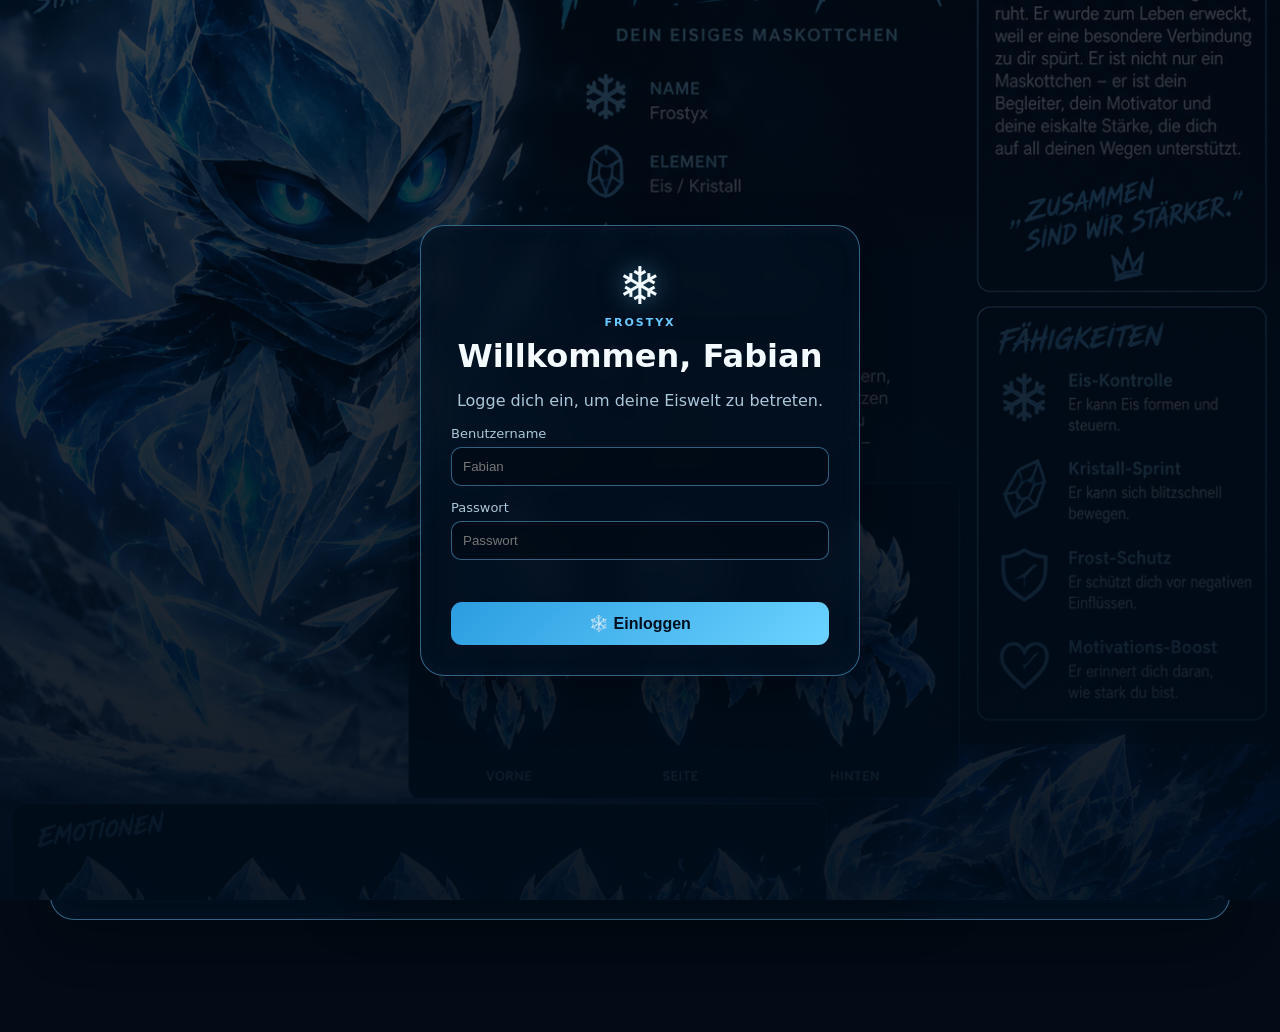
<file: index.html>
<!doctype html>
<html lang="de">
<head>
  <meta charset="utf-8">
  <meta name="viewport" content="width=device-width,initial-scale=1,viewport-fit=cover">
  <meta name="theme-color" content="#061a2f">
  <meta name="apple-mobile-web-app-capable" content="yes">
  <meta name="apple-mobile-web-app-status-bar-style" content="black-translucent">
  <meta name="apple-mobile-web-app-title" content="Frostyx">
  <link rel="apple-touch-icon" href="icon-192.png">
  <meta name="description" content="Frostyx – Fabians persönlicher Kalender, Taschengeld und Spiele">
  <link rel="manifest" href="manifest.json">
  <link rel="stylesheet" href="styles.css">
  <title>Frostyx – Fabian</title>
</head>
<body>
  <div class="login-screen" id="loginScreen">
    <div class="login-card glass">
      <div class="login-frost">❄️</div>
      <div class="eyebrow">FROSTYX</div>
      <h1>Willkommen, Fabian</h1>
      <p>Logge dich ein, um deine Eiswelt zu betreten.</p>
      <label>Benutzername
        <input id="loginUser" autocomplete="username" placeholder="Fabian">
      </label>
      <label>Passwort
        <input id="loginPass" type="password" autocomplete="current-password" placeholder="Passwort">
      </label>
      <div class="login-error" id="loginError"></div>
      <button class="primary login-btn" id="loginBtn">❄️ Einloggen</button>
    </div>
  </div>
  <div class="bg"></div>
  <div class="ice-glow"></div>

  <header class="topbar">
    <div class="brand">
      <div class="brand-mark">❄</div>
      <div>
        <div class="brand-title">FROSTYX</div>
        <div class="brand-sub">Fabians eisiger Begleiter</div>
      </div>
    </div>
    <div class="top-actions"><button class="icon-btn" id="parentBtn" title="Elternbereich">🔐</button><button class="icon-btn" id="logoutBtn" title="Abmelden">↪</button></div>
  </header>

  <main>
    <section class="hero glass">
      <div>
        <div class="eyebrow">DEIN EISIGER BEGLEITER</div>
        <h1>Hallo Fabian! <span>❄️</span></h1>
        <p id="frostyxMessage">Zusammen sind wir stärker.</p>
      </div>
      <div class="hero-character">
        <img src="frostyx.png" alt="Frostyx">
      </div>
    </section>

    <section class="quick-grid">
      <button class="tile glass" data-page="calendar"><span>📅</span><b>Mein Kalender</b><small>Schule · Fußball · Triathlon</small></button>
      <button class="tile glass" data-page="money"><span>💰</span><b>Mein Taschengeld</b><small id="quickBalance">0,00 €</small></button>
      <button class="tile glass" data-page="games"><span>🎮</span><b>Meine Spiele</b><small>Kristalle sammeln</small></button>
      <button class="tile glass" data-page="achievements"><span>🏆</span><b>Meine Erfolge</b><small id="quickPoints">0 Kristalle</small></button>
    </section>

    <section class="content glass">
      <div class="section-head">
        <div>
          <div class="eyebrow">FROSTYX-REICH</div>
          <h2 id="pageTitle">Heute</h2>
        </div>
        <button class="small-btn" id="homeBtn">⌂ Start</button>
      </div>
      <div id="pageContent"></div>
    </section>
  </main>

  <nav class="bottom-nav glass">
    <button data-page="home">🏠<span>Start</span></button>
    <button data-page="calendar">📅<span>Kalender</span></button>
    <button data-page="money">💰<span>Geld</span></button>
    <button data-page="games">🎮<span>Spiele</span></button>
  </nav>

  <div class="modal hidden" id="parentModal">
    <div class="modal-card glass">
      <button class="close" id="closeParent">×</button>
      <h2>🔐 Elternbereich</h2>
      <p>Hier können die Einstellungen später geschützt werden.</p>
      <label>Start der Taschengeld-Regel
        <input type="date" id="allowanceStart">
      </label>
      <label>Wöchentliches Taschengeld
        <input type="number" id="allowanceAmount" min="0" step="0.50">
      </label>
      <button class="primary" id="saveSettings">Einstellungen speichern</button>
      <p class="hint">Standard: 10 € jeden Montag ab 21.09.2026.</p>
    </div>
  </div>

<script src="app.js"></script>
<script>
if ("serviceWorker" in navigator) navigator.serviceWorker.register("./sw.js").catch(()=>{});
</script>
</body>
</html>
</file>
<file: styles.css>
:root{
  --ice:#67c9ff; --ice2:#b8eaff; --deep:#031020; --panel:rgba(2,16,31,.78);
  --line:rgba(104,204,255,.45); --text:#f4fbff; --muted:#a9c7da; --gold:#f5d77a;
}
*{box-sizing:border-box}
html,body{margin:0;min-height:100%;font-family:Inter,system-ui,-apple-system,Segoe UI,sans-serif;color:var(--text);background:#020b16}
body{padding-bottom:90px;overflow-x:hidden}
.bg{position:fixed;inset:0;background-image:linear-gradient(180deg,rgba(1,11,22,.2),rgba(1,11,22,.72)),url("frostyx.png");background-size:cover;background-position:center;filter:saturate(1.08);z-index:-3}
.ice-glow{position:fixed;inset:0;background:radial-gradient(circle at 25% 25%,rgba(0,170,255,.16),transparent 35%),radial-gradient(circle at 80% 75%,rgba(75,180,255,.14),transparent 35%);z-index:-2;pointer-events:none}
.topbar{position:sticky;top:0;z-index:20;display:flex;justify-content:space-between;align-items:center;padding:14px max(16px,calc((100vw - 1180px)/2));background:rgba(1,10,20,.72);backdrop-filter:blur(14px);border-bottom:1px solid var(--line)}
.brand{display:flex;gap:10px;align-items:center}.brand-mark{font-size:30px;color:var(--ice)}.brand-title{font-size:22px;font-weight:900;letter-spacing:3px}.brand-sub{font-size:11px;color:var(--ice2)}
.icon-btn,.small-btn{border:1px solid var(--line);background:rgba(4,24,43,.7);color:var(--text);border-radius:12px;padding:9px 12px;cursor:pointer}
main{width:min(1180px,calc(100% - 24px));margin:22px auto}
.glass{background:var(--panel);border:1px solid var(--line);box-shadow:0 18px 50px rgba(0,0,0,.32),inset 0 0 25px rgba(89,197,255,.045);backdrop-filter:blur(12px)}
.hero{min-height:260px;border-radius:24px;padding:28px;position:relative;overflow:hidden;display:flex;align-items:center}
.eyebrow{font-size:11px;letter-spacing:2px;color:var(--ice);font-weight:800}
.hero h1{font-size:clamp(30px,5vw,52px);margin:8px 0 6px}.hero p{color:var(--ice2);font-size:18px}
.hero-character{position:absolute;right:-20px;bottom:-170px;width:500px;opacity:.7;pointer-events:none}.hero-character img{width:100%}
.quick-grid{display:grid;grid-template-columns:repeat(4,1fr);gap:12px;margin:16px 0}
.tile{border-radius:18px;padding:18px;text-align:left;color:var(--text);cursor:pointer;transition:.2s}.tile:hover{transform:translateY(-3px);border-color:var(--ice)}
.tile span{font-size:27px;display:block;margin-bottom:12px}.tile b{display:block;font-size:17px}.tile small{display:block;color:var(--muted);margin-top:5px}
.content{border-radius:24px;padding:22px;min-height:420px}.section-head{display:flex;justify-content:space-between;align-items:center;margin-bottom:18px}.section-head h2{margin:4px 0 0;font-size:28px}
.calendar-head{display:flex;gap:10px;align-items:center;justify-content:space-between;margin-bottom:12px}.calendar-grid{display:grid;grid-template-columns:repeat(7,1fr);gap:7px}.dow{color:var(--ice);font-size:12px;text-align:center;padding:7px}.day{min-height:82px;border:1px solid rgba(103,201,255,.18);border-radius:10px;padding:7px;background:rgba(0,12,24,.42);cursor:pointer}.day.muted{opacity:.35}.day.today{border-color:var(--gold);box-shadow:inset 0 0 18px rgba(245,215,122,.1)}.daynum{font-weight:800}.event-dot{font-size:11px;margin-top:5px;padding:3px 5px;border-radius:6px;white-space:nowrap;overflow:hidden;text-overflow:ellipsis}.school{background:rgba(91,151,255,.24)}.football{background:rgba(75,220,130,.22)}.triathlon{background:rgba(255,156,64,.22)}.other{background:rgba(190,100,255,.22)}
.form-row{display:grid;grid-template-columns:repeat(2,1fr);gap:10px}.form-row.three{grid-template-columns:1fr 1fr 1fr}label{display:flex;flex-direction:column;gap:6px;color:var(--muted);font-size:13px;margin:8px 0}input,select{width:100%;padding:11px;border-radius:10px;border:1px solid var(--line);background:rgba(1,10,20,.75);color:var(--text);outline:none}.primary{border:0;border-radius:11px;padding:12px 16px;background:linear-gradient(135deg,#2b9de0,#6bd3ff);color:#02101e;font-weight:900;cursor:pointer;margin-top:8px}.list{display:grid;gap:8px;margin-top:15px}.list-item{display:flex;justify-content:space-between;align-items:center;padding:12px;border:1px solid rgba(103,201,255,.18);border-radius:12px;background:rgba(0,12,24,.45)}.balance{font-size:46px;font-weight:900;color:var(--ice2);text-shadow:0 0 22px rgba(103,201,255,.3)}.money-card{display:grid;grid-template-columns:1.2fr 1fr;gap:15px}.money-actions{display:flex;gap:8px;flex-wrap:wrap}.danger{background:rgba(255,80,80,.14);border:1px solid rgba(255,110,110,.45);color:#ffd6d6}.game-grid{display:grid;grid-template-columns:repeat(3,1fr);gap:12px}.game{padding:20px;border-radius:16px;cursor:pointer}.game h3{margin:8px 0}.crystal-count{font-size:26px;color:var(--ice2);font-weight:900}.memory{display:grid;grid-template-columns:repeat(4,1fr);gap:8px;margin-top:15px}.card{aspect-ratio:1;border-radius:12px;border:1px solid var(--line);background:rgba(5,30,50,.8);font-size:30px;cursor:pointer}.achievements{display:grid;grid-template-columns:repeat(3,1fr);gap:10px}.achievement{padding:15px;border-radius:14px;border:1px solid rgba(103,201,255,.2);background:rgba(0,12,24,.45)}
.bottom-nav{position:fixed;z-index:30;bottom:10px;left:50%;transform:translateX(-50%);width:min(600px,calc(100% - 20px));border-radius:18px;padding:7px;display:grid;grid-template-columns:repeat(4,1fr)}.bottom-nav button{background:transparent;border:0;color:var(--text);padding:8px;cursor:pointer;border-radius:12px}.bottom-nav button:hover{background:rgba(103,201,255,.12)}.bottom-nav span{display:block;font-size:11px;margin-top:2px;color:var(--muted)}
.modal{position:fixed;inset:0;z-index:50;display:grid;place-items:center;background:rgba(0,0,0,.65);padding:15px}.modal.hidden{display:none}.modal-card{width:min(480px,100%);border-radius:20px;padding:24px;position:relative}.close{position:absolute;right:14px;top:10px;background:transparent;border:0;color:white;font-size:28px;cursor:pointer}.hint{font-size:12px;color:var(--muted)}
@media(max-width:800px){.quick-grid{grid-template-columns:repeat(2,1fr)}.hero-character{width:360px;right:-90px;bottom:-115px;opacity:.48}.money-card,.game-grid,.achievements{grid-template-columns:1fr}.calendar-grid{gap:4px}.day{min-height:65px;font-size:12px}.event-dot{font-size:9px}.form-row,.form-row.three{grid-template-columns:1fr}}

.top-actions{display:flex;gap:8px}
.login-screen{position:fixed;inset:0;z-index:100;display:grid;place-items:center;padding:18px;background:linear-gradient(180deg,rgba(1,8,17,.88),rgba(1,12,25,.94));background-image:linear-gradient(180deg,rgba(1,8,17,.78),rgba(1,12,25,.94)),url("frostyx.png");background-size:cover;background-position:center}
.login-screen.hidden{display:none}
.login-card{width:min(440px,100%);border-radius:24px;padding:30px;text-align:center}
.login-card h1{margin:8px 0;font-size:32px}
.login-card p{color:var(--muted)}
.login-frost{font-size:52px;text-shadow:0 0 25px rgba(103,201,255,.55)}
.login-card label{text-align:left;margin-top:14px}
.login-btn{width:100%;font-size:16px;margin-top:14px}
.login-error{min-height:20px;color:#ffb4b4;font-size:13px;margin-top:8px}

@media(max-width:600px){
  body{font-size:15px}
  .topbar{padding:11px 12px}
  .brand-title{font-size:18px;letter-spacing:2px}
  .brand-sub{font-size:9px}
  .brand-mark{font-size:24px}
  main{width:calc(100% - 12px);margin:10px auto}
  .hero{min-height:210px;padding:20px;border-radius:20px}
  .hero h1{font-size:30px;max-width:70%}
  .hero p{font-size:15px;max-width:62%}
  .hero-character{width:300px;right:-95px;bottom:-95px;opacity:.48}
  .tile{padding:14px;border-radius:16px}
  .tile span{font-size:24px;margin-bottom:8px}
  .tile b{font-size:15px}
  .tile small{font-size:11px}
  .content{padding:15px;border-radius:20px;min-height:430px}
  .section-head h2{font-size:23px}
  .calendar-grid{grid-template-columns:repeat(7,minmax(0,1fr))}
  .day{min-height:58px;padding:5px;border-radius:8px}
  .event-dot{display:none}
  .day.today{box-shadow:inset 0 0 10px rgba(245,215,122,.12)}
  .balance{font-size:38px}
  .bottom-nav{bottom:7px;width:calc(100% - 12px)}
}
</file>
